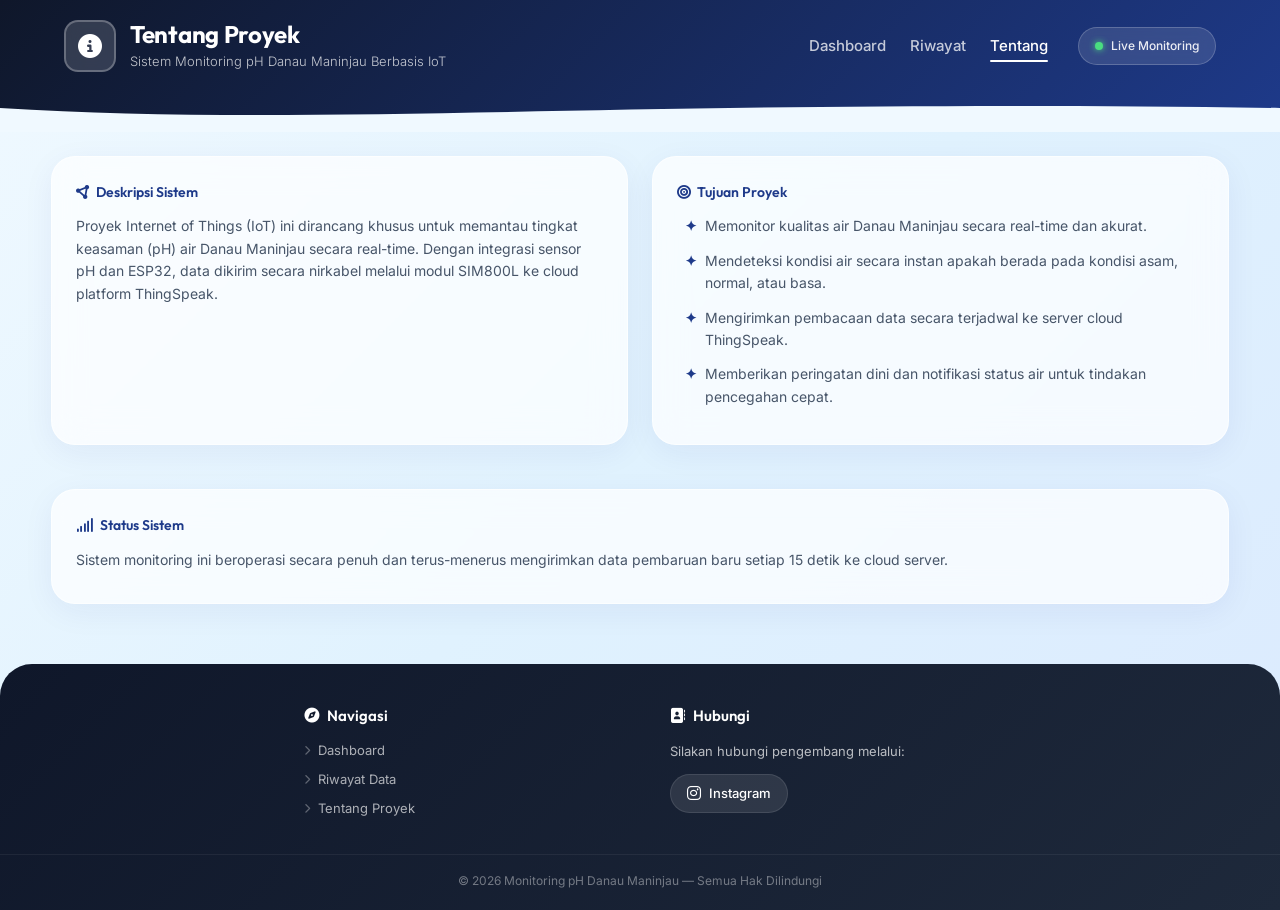
<file: pages/about.html>
<!DOCTYPE html>
<html lang="id">

<head>
    <meta charset="UTF-8">
    <meta name="viewport" content="width=device-width, initial-scale=1.0">
    <title>About Project</title>

    <!-- CSS -->
    <link rel="stylesheet" href="../assets/css/style.css">

    <!-- FontAwesome Icons -->
    <link rel="stylesheet" href="https://cdnjs.cloudflare.com/ajax/libs/font-awesome/6.4.0/css/all.min.css">

    <!-- PWA -->
    <link rel="manifest" href="../manifest.json">
    <meta name="theme-color" content="#1e3a8a">
    <link rel="apple-touch-icon" href="../assets/img/icon.svg">
</head>

<body>

    <!-- HEADER -->
    <header class="header">
        <div class="header-inner">
            <div class="header-brand">
                <div class="header-logo">
                    <i class="fa-solid fa-circle-info"></i>
                </div>
                <div class="header-text">
                    <h1>Tentang Proyek</h1>
                    <p>Sistem Monitoring pH Danau Maninjau Berbasis IoT</p>
                </div>
            </div>
            <nav class="top-nav">
                <a href="../index.html">Dashboard</a>
                <a href="history.html">Riwayat</a>
                <a href="about.html" class="active">Tentang</a>
            </nav>
            <div class="header-badge">
                <span class="pulse-dot"></span>
                Live Monitoring
            </div>
        </div>
        <div class="header-wave">
            <svg viewBox="0 0 1440 40" preserveAspectRatio="none" xmlns="http://www.w3.org/2000/svg">
                <path d="M0,15 C360,35 720,5 1440,15 L1440,40 L0,40 Z" fill="#f0f9ff"/>
            </svg>
        </div>
    </header>

    <div class="container">

        <div class="about-grid">
            <!-- DESKRIPSI -->
            <div class="card">
                <h3><i class="fa-solid fa-circle-nodes" style="color: var(--primary);"></i> Deskripsi Sistem</h3>
                <p>
                    Proyek Internet of Things (IoT) ini dirancang khusus untuk memantau tingkat keasaman (pH) air Danau Maninjau secara real-time. Dengan integrasi sensor pH dan ESP32, data dikirim secara nirkabel melalui modul SIM800L ke cloud platform ThingSpeak.
                </p>
            </div>

            <!-- TUJUAN -->
            <div class="card">
                <h3><i class="fa-solid fa-bullseye" style="color: var(--primary);"></i> Tujuan Proyek</h3>
                <ul>
                    <li>Memonitor kualitas air Danau Maninjau secara real-time dan akurat.</li>
                    <li>Mendeteksi kondisi air secara instan apakah berada pada kondisi asam, normal, atau basa.</li>
                    <li>Mengirimkan pembacaan data secara terjadwal ke server cloud ThingSpeak.</li>
                    <li>Memberikan peringatan dini dan notifikasi status air untuk tindakan pencegahan cepat.</li>
                </ul>
            </div>

            <!-- STATUS -->
            <div class="card">
                <h3><i class="fa-solid fa-signal" style="color: var(--primary);"></i> Status Sistem</h3>
                <p>
                    Sistem monitoring ini beroperasi secara penuh dan terus-menerus mengirimkan data pembaruan baru setiap 15 detik ke cloud server.
                </p>
            </div>
        </div>

    </div>

    <!-- FOOTER -->
    <footer class="footer">
        <div class="footer-content">

            <div class="footer-section">
                <h4><i class="fa-solid fa-compass"></i> Navigasi</h4>
                <ul class="footer-links">
                    <li><a href="../index.html"><i class="fa-solid fa-chevron-right"></i> Dashboard</a></li>
                    <li><a href="history.html"><i class="fa-solid fa-chevron-right"></i> Riwayat Data</a></li>
                    <li><a href="about.html"><i class="fa-solid fa-chevron-right"></i> Tentang Proyek</a></li>
                </ul>
            </div>
            <div class="footer-section">
                <h4><i class="fa-solid fa-address-book"></i> Hubungi</h4>
                <p>Silakan hubungi pengembang melalui:</p>
                <a
                  href="https://www.instagram.com/pkm.mi23?igsh=MWdkNXlsc2R2djYzMA=="
                  target="_blank"
                  class="footer-ig-btn"
                >
                    <i class="fa-brands fa-instagram"></i> Instagram
                </a>
            </div>
        </div>
        <div class="footer-bottom">
            <p>© 2026 Monitoring pH Danau Maninjau — Semua Hak Dilindungi</p>
        </div>
    </footer>

    <!-- FLOATING BOTTOM NAVIGATION BAR -->
    <nav class="bottom-nav">
        <a href="../index.html" class="bottom-nav-item">
            <i class="fa-solid fa-chart-simple"></i>
            <span>Dashboard</span>
        </a>
        <a href="history.html" class="bottom-nav-item">
            <i class="fa-solid fa-clock-rotate-left"></i>
            <span>Riwayat</span>
        </a>
        <a href="about.html" class="bottom-nav-item active">
            <i class="fa-solid fa-circle-info"></i>
            <span>Tentang</span>
        </a>
    </nav>

</body>

</html>
</file>
<file: assets/css/style.css>
@import url('https://fonts.googleapis.com/css2?family=Inter:wght@300;400;500;600;700&family=Outfit:wght@400;500;600;700;800&display=swap');

/* ==========================================================================
   DESIGN VARIABLES
   ========================================================================== */
:root {
    --primary: #1e3a8a;
    --primary-gradient: linear-gradient(135deg, #0f172a 0%, #1e3a8a 100%);
    --bg-gradient: linear-gradient(135deg, #f0f9ff 0%, #e0f2fe 50%, #dbeafe 100%);
    --text-main: #0f172a;
    --text-muted: #475569;
    --card-bg: rgba(255, 255, 255, 0.7);
    --card-border: rgba(255, 255, 255, 0.6);
    --card-shadow: 0 8px 32px 0 rgba(31, 38, 135, 0.06);

    --success: #10b981;
    --success-bg: rgba(16, 185, 129, 0.15);
    --success-border: rgba(16, 185, 129, 0.2);
    --success-text: #065f46;

    --warning: #f59e0b;
    --warning-bg: rgba(245, 158, 11, 0.15);
    --warning-border: rgba(245, 158, 11, 0.2);
    --warning-text: #92400e;

    --danger: #ef4444;
    --danger-bg: rgba(239, 68, 68, 0.15);
    --danger-border: rgba(239, 68, 68, 0.2);
    --danger-text: #991b1b;
}

/* ==========================================================================
   RESET & BASE STYLES
   ========================================================================== */
* {
    margin: 0;
    padding: 0;
    box-sizing: border-box;
    font-family: 'Inter', sans-serif;
}

body {
    min-height: 100vh;
    background: var(--bg-gradient);
    background-attachment: fixed;
    color: var(--text-main);
    padding-bottom: 0;
    line-height: 1.6;
}

h1, h2, h3, h4, h5, h6 {
    font-family: 'Outfit', sans-serif;
    font-weight: 700;
}

/* ==========================================================================
   HEADER — MODERN TOPBAR WITH WAVE
   ========================================================================== */
.header {
    background: var(--primary-gradient);
    padding: 0 0 40px 0;
    color: white;
    position: relative;
    overflow: hidden;
}

.header-inner {
    display: flex;
    align-items: center;
    gap: 30px;
    padding: 20px 5% 20px 5%;
    position: relative;
    z-index: 2;
}

.header-brand {
    display: flex;
    align-items: center;
    gap: 14px;
    margin-right: auto;
}

.header-logo {
    width: 48px;
    height: 48px;
    background: rgba(255, 255, 255, 0.15);
    border: 2px solid rgba(255, 255, 255, 0.25);
    border-radius: 14px;
    display: flex;
    align-items: center;
    justify-content: center;
    font-size: 22px;
    flex-shrink: 0;
    backdrop-filter: blur(8px);
}

.header-text h1 {
    font-family: 'Outfit', sans-serif;
    font-size: 20px;
    font-weight: 700;
    letter-spacing: -0.3px;
    margin: 0;
    line-height: 1.2;
}

.header-text p {
    font-size: 12px;
    opacity: 0.75;
    font-weight: 300;
    margin: 2px 0 0 0;
}

.header-badge {
    display: none;
    align-items: center;
    gap: 8px;
    background: rgba(255, 255, 255, 0.12);
    border: 1px solid rgba(255, 255, 255, 0.2);
    backdrop-filter: blur(8px);
    padding: 8px 16px;
    border-radius: 30px;
    font-size: 12px;
    font-weight: 500;
    color: rgba(255, 255, 255, 0.9);
}

.header-badge .pulse-dot {
    width: 8px;
    height: 8px;
    background: #4ade80;
    border-radius: 50%;
    animation: pulse 2s ease-in-out infinite;
    box-shadow: 0 0 6px #4ade80;
}

@keyframes pulse {
    0%, 100% { opacity: 1; transform: scale(1); }
    50% { opacity: 0.5; transform: scale(0.8); }
}

/* Wave bottom decoration */
.header-wave {
    position: absolute;
    bottom: -1px;
    left: 0;
    width: 100%;
    height: 40px;
    z-index: 1;
}

.header-wave svg {
    display: block;
    width: 100%;
    height: 100%;
}

/* ==========================================================================
   CONTAINER
   ========================================================================== */
.container {
    width: 92%;
    max-width: 1200px;
    margin: 20px auto 40px auto;
    position: relative;
    z-index: 10;
}

/* ==========================================================================
   CARDS & CONTAINERS (GLASSMORPHISM)
   ========================================================================== */
.card,
.chart-container,
.table-container {
    background: var(--card-bg);
    backdrop-filter: blur(16px);
    -webkit-backdrop-filter: blur(16px);
    border: 1px solid var(--card-border);
    border-radius: 20px; /* slightly smaller radius */
    padding: 16px; /* Reduced padding for mobile */
    box-shadow: var(--card-shadow);
    transition: all 0.3s cubic-bezier(0.4, 0, 0.2, 1);
    margin-bottom: 20px;
}

.card:hover {
    transform: translateY(-4px);
    box-shadow: 0 12px 40px 0 rgba(31, 38, 135, 0.1);
    border-color: rgba(255, 255, 255, 0.8);
}

.card h3,
.chart-container h3,
.table-container h3 {
    font-family: 'Outfit', sans-serif;
    color: var(--primary);
    font-size: 14px; /* Reduced for 2-column mobile view */
    font-weight: 600;
    margin-bottom: 12px;
    display: flex;
    align-items: center;
    gap: 6px;
}

/* ==========================================================================
   GRID SYSTEM (MOBILE: 2 COLUMNS)
   ========================================================================== */
.grid {
    display: grid;
    grid-template-columns: repeat(2, 1fr);
    gap: 12px;
    margin-bottom: 20px;
}

/* ==========================================================================
   MONITORING STATS
   ========================================================================== */
.ph-value {
    font-family: 'Outfit', sans-serif;
    font-size: 42px; /* Reduced for mobile */
    text-align: center;
    font-weight: 800;
    background: var(--primary-gradient);
    -webkit-background-clip: text;
    -webkit-text-fill-color: transparent;
    margin: 4px 0;
    filter: drop-shadow(0 2px 8px rgba(2, 132, 199, 0.1));
}

.status {
    text-align: center;
    font-size: 18px; /* Reduced for mobile */
    font-family: 'Outfit', sans-serif;
    font-weight: 800;
    padding: 8px;
    border-radius: 12px;
    margin: 4px 0;
    letter-spacing: 1px;
    box-shadow: inset 0 2px 4px rgba(0, 0, 0, 0.05);
}

.status.aman {
    background: var(--success-bg);
    color: var(--success);
    border: 1px solid var(--success-border);
}

.status.waspada {
    background: var(--warning-bg);
    color: var(--warning);
    border: 1px solid var(--warning-border);
}

.status.bahaya {
    background: var(--danger-bg);
    color: var(--danger);
    border: 1px solid var(--danger-border);
}

.info-box {
    text-align: center;
    padding: 8px 0;
}

.info-box p {
    font-size: 13px; /* Reduced for mobile */
    font-weight: 600;
    color: var(--text-main);
}

/* ==========================================================================
   ALERT BOX
   ========================================================================== */
.alert {
    padding: 14px 20px;
    border-radius: 16px;
    margin-bottom: 20px;
    font-size: 14px;
    font-weight: 600;
    display: flex;
    align-items: center;
    gap: 10px;
    animation: slideIn 0.5s ease-out;
}

@keyframes slideIn {
    from { transform: translateY(-10px); opacity: 0; }
    to { transform: translateY(0); opacity: 1; }
}

.alert-success {
    background: var(--success-bg);
    color: var(--success-text);
    border: 1px solid var(--success-border);
}

.alert-warning {
    background: var(--warning-bg);
    color: var(--warning-text);
    border: 1px solid var(--warning-border);
}

.alert-danger {
    background: var(--danger-bg);
    color: var(--danger-text);
    border: 1px solid var(--danger-border);
}

/* ==========================================================================
   CHART — NO absolute positioning, use proper flow layout
   ========================================================================== */
.chart-container {
    position: relative;
    width: 100%;
    overflow: hidden;
}

.chart-wrapper {
    position: relative;
    width: 100%;
    height: 280px;
}

.chart-wrapper canvas {
    display: block;
    width: 100% !important;
    height: 100% !important;
}

/* ==========================================================================
   TABLE
   ========================================================================== */
.table-container {
    overflow-x: auto;
    -webkit-overflow-scrolling: touch;
}

table {
    width: 100%;
    border-collapse: separate;
    border-spacing: 0;
    margin-top: 10px;
}

th {
    background: rgba(2, 132, 199, 0.08);
    color: var(--primary);
    font-family: 'Outfit', sans-serif;
    font-weight: 600;
    font-size: 13px;
    padding: 12px 14px;
    text-align: center;
    border-bottom: 2px solid rgba(2, 132, 199, 0.15);
    white-space: nowrap;
}

th:first-child { border-top-left-radius: 12px; border-bottom-left-radius: 12px; }
th:last-child { border-top-right-radius: 12px; border-bottom-right-radius: 12px; }

td {
    padding: 12px 14px;
    text-align: center;
    font-size: 13px;
    color: var(--text-main);
    border-bottom: 1px solid rgba(0, 0, 0, 0.04);
}

tbody tr {
    transition: background 0.2s;
}

tbody tr:hover {
    background: rgba(2, 132, 199, 0.04);
}

tbody tr:last-child td {
    border-bottom: none;
}

/* ==========================================================================
   BADGES (STATUS IN TABLE)
   ========================================================================== */
.badge {
    display: inline-flex;
    align-items: center;
    justify-content: center;
    padding: 5px 12px;
    border-radius: 20px;
    font-size: 11px;
    font-weight: 700;
    letter-spacing: 0.5px;
}

.badge-aman {
    background: var(--success);
    color: white;
    box-shadow: 0 4px 10px rgba(16, 185, 129, 0.2);
}

.badge-waspada {
    background: var(--warning);
    color: white;
    box-shadow: 0 4px 10px rgba(245, 158, 11, 0.2);
}

.badge-bahaya {
    background: var(--danger);
    color: white;
    box-shadow: 0 4px 10px rgba(239, 68, 68, 0.2);
}

/* ==========================================================================
   ABOUT PAGE LIST, STYLING & GRID
   ========================================================================== */
.about-grid {
    display: flex;
    flex-direction: column;
    gap: 16px;
}

.card p {
    font-size: 14px;
    color: var(--text-muted);
    margin-bottom: 8px;
}

.card ul, .card ol {
    list-style: none;
    margin-top: 10px;
}

.card ul li, .card ol li {
    position: relative;
    padding-left: 28px;
    margin-bottom: 12px;
    font-size: 14px;
    color: var(--text-muted);
}

.card ul li::before {
    content: '✦';
    position: absolute;
    left: 8px;
    color: var(--primary);
    font-weight: bold;
}

.card ol {
    counter-reset: my-counter;
}

.card ol li::before {
    counter-increment: my-counter;
    content: counter(my-counter);
    position: absolute;
    left: 4px;
    top: 2px;
    width: 18px;
    height: 18px;
    background: var(--primary-gradient);
    color: white;
    border-radius: 50%;
    font-size: 10px;
    font-weight: bold;
    display: flex;
    align-items: center;
    justify-content: center;
}

/* ==========================================================================
   BOTTOM NAVIGATION BAR (MOBILE DOCK)
   ========================================================================== */
/* Hide top-nav on mobile by default */
.top-nav {
    display: none;
}

.bottom-nav {
    position: fixed;
    bottom: 12px;
    left: 50%;
    transform: translateX(-50%);
    width: 92%;
    max-width: 420px;
    height: 64px;
    background: rgba(255, 255, 255, 0.88);
    backdrop-filter: blur(20px) saturate(180%);
    -webkit-backdrop-filter: blur(20px) saturate(180%);
    border: 1px solid rgba(255, 255, 255, 0.5);
    border-radius: 32px;
    display: flex;
    justify-content: space-around;
    align-items: center;
    z-index: 1000;
    box-shadow: 0 8px 30px rgba(15, 23, 42, 0.12);
    padding: 0 8px;
}

.bottom-nav-item {
    display: flex;
    flex-direction: column;
    align-items: center;
    justify-content: center;
    text-decoration: none;
    color: var(--text-muted);
    font-size: 10px;
    font-weight: 500;
    transition: all 0.2s ease;
    width: 60px;
    height: 100%;
    border-radius: 20px;
    gap: 3px;
}

.bottom-nav-item i {
    font-size: 18px;
    transition: transform 0.2s ease;
}

.bottom-nav-item:hover { color: var(--primary); }
.bottom-nav-item:hover i { transform: translateY(-2px); }
.bottom-nav-item.active { color: var(--primary); font-weight: 700; }
.bottom-nav-item.active i { transform: scale(1.1); }

/* ==========================================================================
   FOOTER — RICH MULTI-SECTION
   ========================================================================== */
.footer {
    background: linear-gradient(135deg, #0f172a 0%, #1e293b 100%);
    color: rgba(255, 255, 255, 0.7);
    margin-top: 40px;
    border-radius: 24px 24px 0 0;
    overflow: hidden;
    padding-bottom: 90px; /* Extends dark background behind mobile bottom nav */
}

.footer-wave {
    display: block;
    width: 100%;
    height: 30px;
}

.footer-wave svg {
    display: block;
    width: 100%;
    height: 100%;
}

.footer-content {
    display: grid;
    grid-template-columns: 1fr;
    gap: 24px;
    padding: 30px 5% 20px 5%;
}

.footer-section h4 {
    font-family: 'Outfit', sans-serif;
    color: white;
    font-size: 15px;
    font-weight: 600;
    margin-bottom: 12px;
    display: flex;
    align-items: center;
    gap: 8px;
}

.footer-section p {
    font-size: 13px;
    line-height: 1.7;
    margin-bottom: 6px;
}

.footer-tech-stack {
    display: flex;
    flex-wrap: wrap;
    gap: 8px;
    margin-top: 8px;
}

.footer-tech-tag {
    display: inline-flex;
    align-items: center;
    gap: 6px;
    background: rgba(255, 255, 255, 0.08);
    border: 1px solid rgba(255, 255, 255, 0.1);
    padding: 6px 12px;
    border-radius: 20px;
    font-size: 11px;
    font-weight: 500;
    color: rgba(255, 255, 255, 0.8);
    transition: all 0.2s;
}

.footer-tech-tag:hover {
    background: rgba(255, 255, 255, 0.15);
    transform: translateY(-1px);
}

.footer-links {
    list-style: none;
    margin: 0;
    padding: 0;
}

.footer-links li {
    margin-bottom: 8px;
    padding-left: 0;
}

.footer-links li::before {
    display: none;
}

.footer-links a {
    color: rgba(255, 255, 255, 0.65);
    text-decoration: none;
    font-size: 13px;
    display: flex;
    align-items: center;
    gap: 8px;
    transition: all 0.2s;
}

.footer-links a:hover {
    color: white;
    transform: translateX(4px);
}

.footer-links a i {
    font-size: 10px;
    opacity: 0.5;
}

.footer-bottom {
    text-align: center;
    padding: 16px 5%;
    border-top: 1px solid rgba(255, 255, 255, 0.06);
    font-size: 12px;
    color: rgba(255, 255, 255, 0.4);
}

.footer-bottom a {
    color: rgba(255, 255, 255, 0.6);
    text-decoration: none;
}

.footer p {
    margin-bottom: 4px;
}

.footer-ig-btn {
    display: inline-flex;
    align-items: center;
    gap: 8px;
    background: rgba(255, 255, 255, 0.1);
    color: white;
    text-decoration: none;
    padding: 8px 16px;
    border-radius: 20px;
    margin-top: 8px;
    font-size: 13px;
    font-weight: 500;
    transition: all 0.2s;
    border: 1px solid rgba(255, 255, 255, 0.1);
}

.footer-ig-btn:hover {
    background: linear-gradient(45deg, #f09433 0%, #e6683c 25%, #dc2743 50%, #cc2366 75%, #bc1888 100%);
    border-color: transparent;
    transform: translateY(-2px);
    box-shadow: 0 4px 12px rgba(220, 39, 67, 0.3);
}

.footer-ig-btn i {
    font-size: 16px;
}

/* ==========================================================================
   DASHBOARD SPLIT LAYOUT (SCOPED TO DASHBOARD PAGES ONLY)
   ========================================================================== */
.dashboard-layout {
    display: flex;
    flex-direction: column;
    gap: 0;
}

.dashboard-sidebar {
    width: 100%;
}

.dashboard-main {
    width: 100%;
}

/* ==========================================================================

   ██████  ███████ ███████ ██   ██ ████████  ██████  ██████
   ██   ██ ██      ██      ██  ██     ██    ██    ██ ██   ██
   ██   ██ █████   ███████ █████      ██    ██    ██ ██████
   ██   ██ ██           ██ ██  ██     ██    ██    ██ ██
   ██████  ███████ ███████ ██   ██    ██     ██████  ██

   DESKTOP LAYOUT (≥ 1024px)
   ========================================================================== */
@media (min-width: 1024px) {
    body {
        padding-bottom: 0; /* Remove padding so footer touches the bottom */
    }

    /* ------------------------------------------------------------------
       HEADER: DESKTOP ENHANCEMENTS
       ------------------------------------------------------------------ */
    .header-text h1 {
        font-size: 24px;
    }

    .header-text p {
        font-size: 13px;
    }

    .header-logo {
        width: 52px;
        height: 52px;
        font-size: 24px;
    }

    .header-badge {
        display: flex;
    }

    /* ------------------------------------------------------------------
       TOP NAVIGATION BAR (DESKTOP ONLY)
       ------------------------------------------------------------------ */
    /* Hide the mobile bottom nav */
    .bottom-nav {
        display: none !important;
    }

    /* Style the new top nav inside the header */
    .top-nav {
        display: flex;
        align-items: center;
        gap: 24px;
    }

    .top-nav a {
        text-decoration: none;
        color: rgba(255, 255, 255, 0.75);
        font-size: 15px;
        font-weight: 500;
        padding: 4px 0;
        position: relative;
        transition: color 0.3s ease;
    }

    .top-nav a::after {
        content: '';
        position: absolute;
        bottom: 0;
        left: 0;
        width: 0%;
        height: 2px;
        background: white;
        transition: width 0.3s ease;
        border-radius: 2px;
    }

    .top-nav a:hover, .top-nav a.active {
        color: white;
    }

    .top-nav a:hover::after, .top-nav a.active::after {
        width: 100%;
    }

    /* ------------------------------------------------------------------
       CONTAINER WIDENS ON DESKTOP
       ------------------------------------------------------------------ */
    .container {
        max-width: 1300px;
        margin-top: 24px;
    }

    /* ------------------------------------------------------------------
       DASHBOARD STACKED LAYOUT: 2x2 GRID ON TOP, CHART BELOW
       ------------------------------------------------------------------ */
    .dashboard-layout {
        display: flex;
        flex-direction: column;
        gap: 24px;
        margin-bottom: 24px;
    }

    /* Sidebar: 4 cards arranged in a 2x2 grid */
    .dashboard-sidebar .grid {
        display: grid;
        grid-template-columns: repeat(2, 1fr);
        gap: 24px;
        margin-bottom: 0;
    }

    .dashboard-sidebar .card {
        margin-bottom: 0;
        padding: 24px;
    }

    .dashboard-sidebar .ph-value {
        font-size: 56px;
    }

    .dashboard-sidebar .status {
        font-size: 24px;
    }

    .dashboard-sidebar .info-box p {
        font-size: 16px;
    }

    /* Main: alert + chart stack vertically filling the screen width */
    .dashboard-main {
        display: flex;
        flex-direction: column;
        gap: 24px;
    }

    .dashboard-main .alert {
        margin-bottom: 0;
    }

    .dashboard-main .chart-container {
        margin-bottom: 0;
        width: 100%;
    }

    .dashboard-main .chart-wrapper {
        height: 500px; /* Made the chart very large on desktop */
    }

    /* ------------------------------------------------------------------
       TABLE: FULL WIDTH BELOW THE SPLIT LAYOUT
       ------------------------------------------------------------------ */
    .table-container {
        margin-top: 0;
    }

    /* ------------------------------------------------------------------
       ABOUT / HISTORY PAGES: CENTERED, READABLE COLUMN
       ------------------------------------------------------------------ */
    .container > .card {
        max-width: 800px;
        margin-left: auto;
        margin-right: auto;
    }

    .about-grid {
        display: grid;
        grid-template-columns: repeat(2, 1fr);
        gap: 24px;
        align-items: stretch;
    }

    /* Make the last odd item (5th item) span 2 columns to look neat */
    .about-grid .card:last-child:nth-child(odd) {
        grid-column: 1 / -1;
    }

    /* Restore larger padding for desktop */
    .card,
    .chart-container,
    .table-container {
        padding: 24px;
        border-radius: 24px;
    }

    /* ------------------------------------------------------------------
       FOOTER: DESKTOP 2-COLUMN GRID
       ------------------------------------------------------------------ */
    .footer-content {
        grid-template-columns: 1fr 1fr;
        max-width: 800px;
        margin: 0 auto;
        gap: 60px;
        padding: 40px 5% 28px 5%;
    }

    .footer {
        border-radius: 32px 32px 0 0;
        padding-bottom: 0; /* Reset for desktop since there's no bottom nav */
    }
}

/* ==========================================================================

   ███    ███  ██████  ██████  ██ ██      ███████
   ████  ████ ██    ██ ██   ██ ██ ██      ██
   ██ ████ ██ ██    ██ ██████  ██ ██      █████
   ██  ██  ██ ██    ██ ██   ██ ██ ██      ██
   ██      ██  ██████  ██████  ██ ███████ ███████

   SMALL MOBILE (≤ 480px)
   ========================================================================== */
@media (max-width: 480px) {
    .header {
        padding: 28px 16px 42px 16px;
        border-bottom-left-radius: 20px;
        border-bottom-right-radius: 20px;
    }

    .header h1 {
        font-size: 20px;
    }

    .header p {
        font-size: 12px;
    }

    .container {
        width: 95%;
        margin-top: -18px;
    }

    .card,
    .chart-container,
    .table-container {
        padding: 14px;
        border-radius: 18px;
        margin-bottom: 14px;
    }

    .ph-value {
        font-size: 42px;
    }

    .status {
        font-size: 18px;
        padding: 8px;
    }

    .chart-wrapper {
        height: 220px;
    }

    .alert {
        font-size: 13px;
        padding: 12px 14px;
    }
}
</file>
